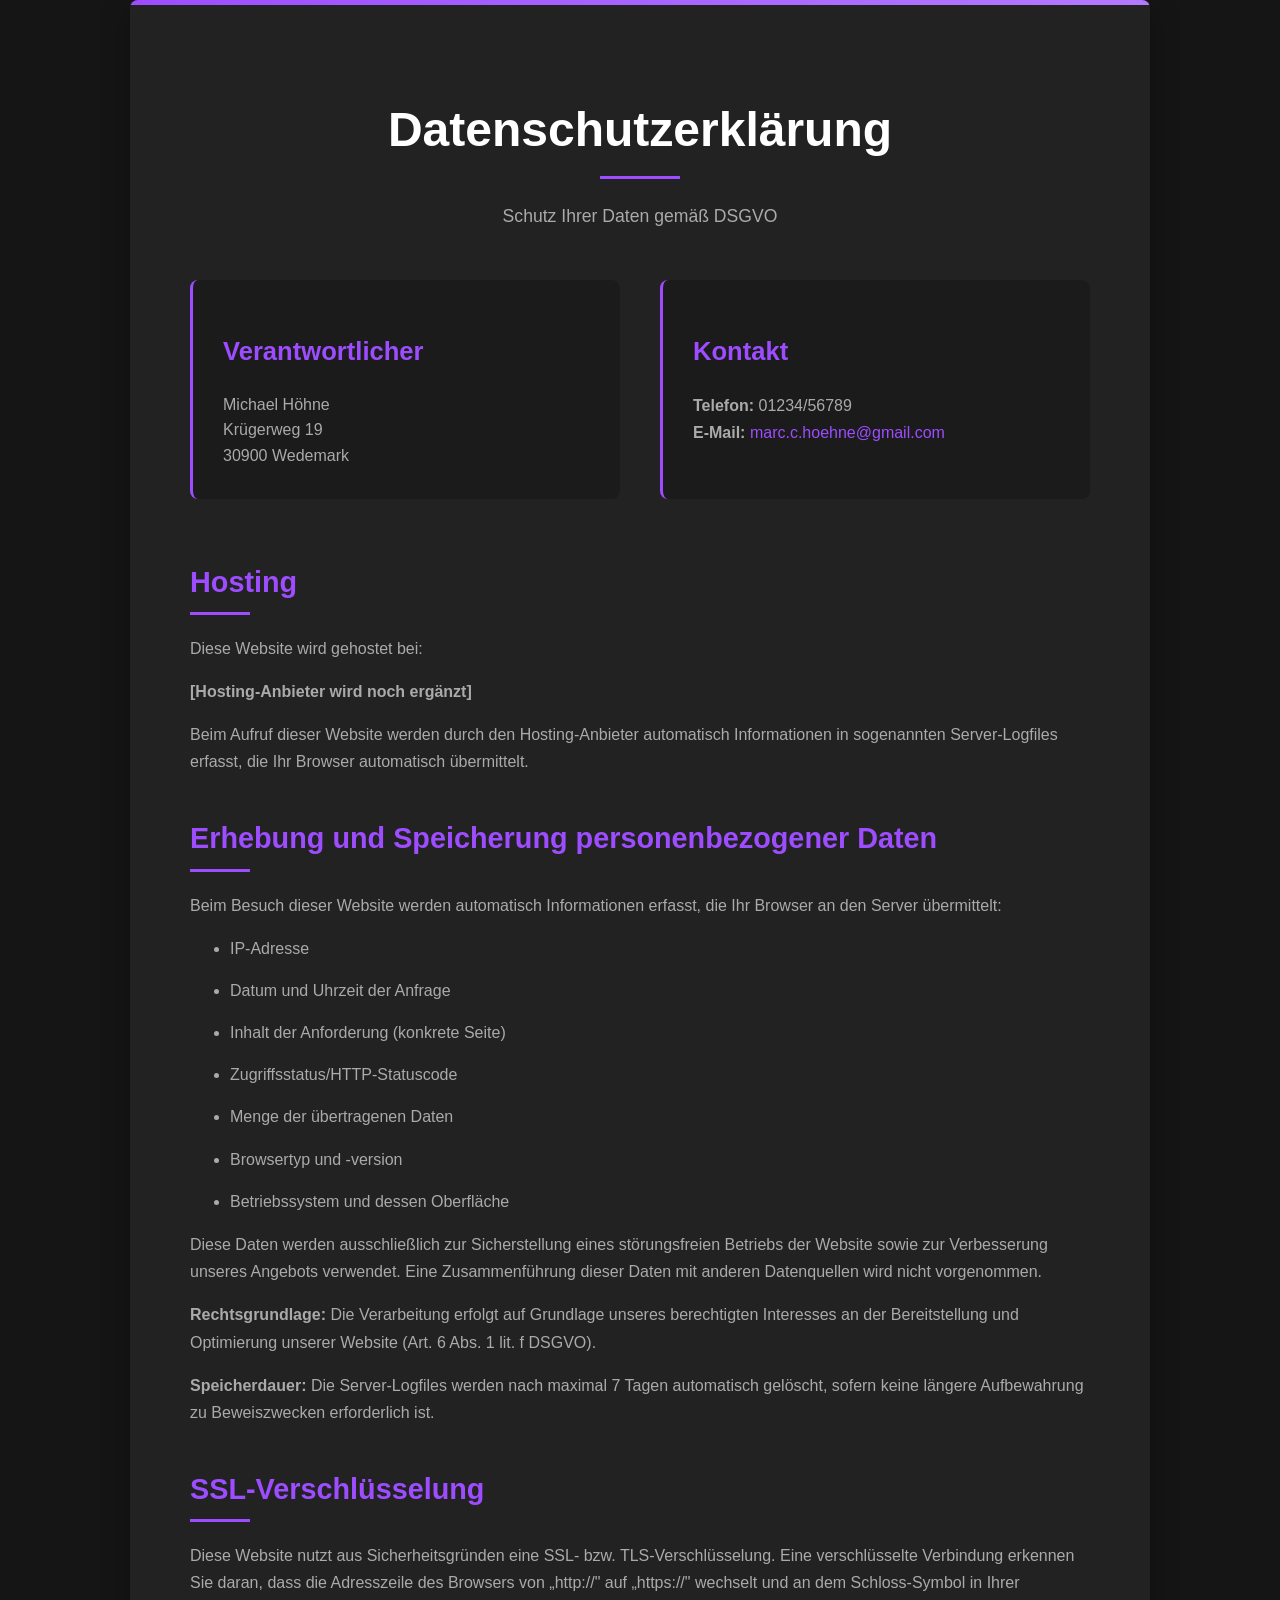
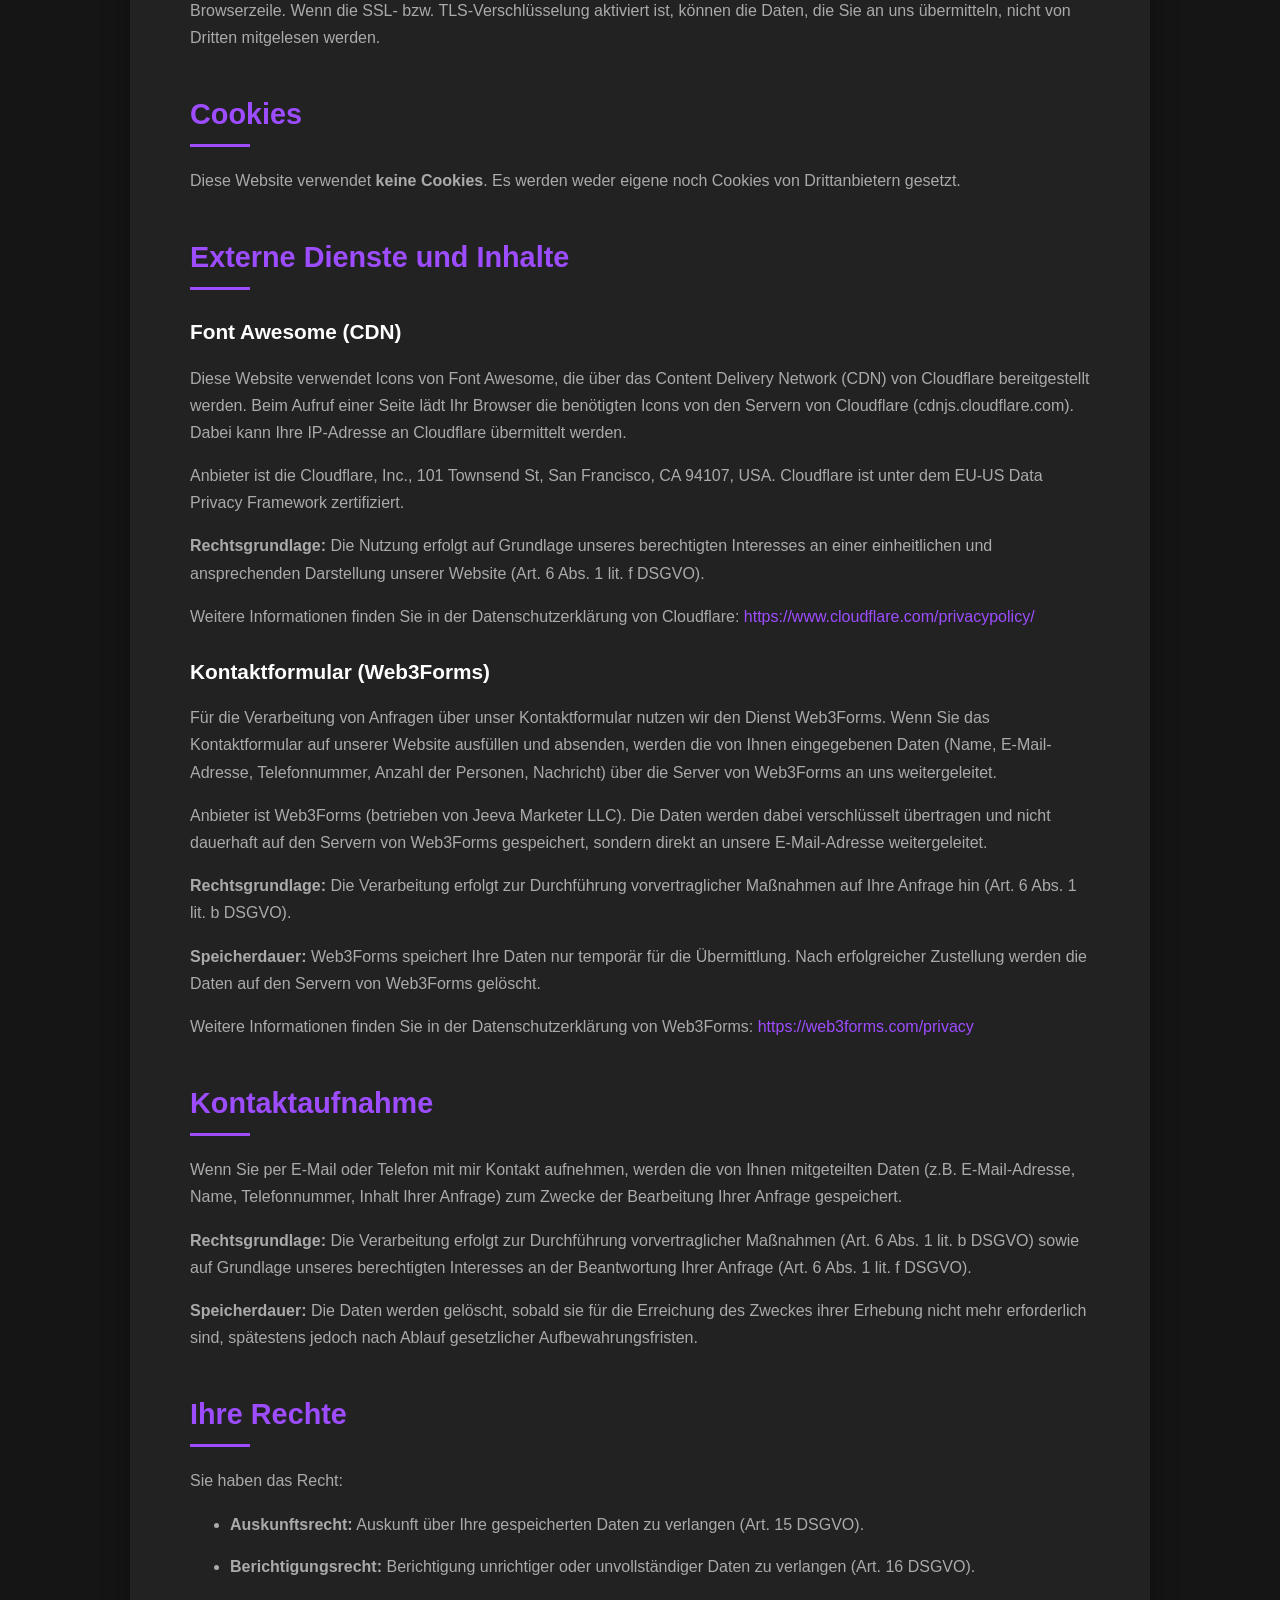
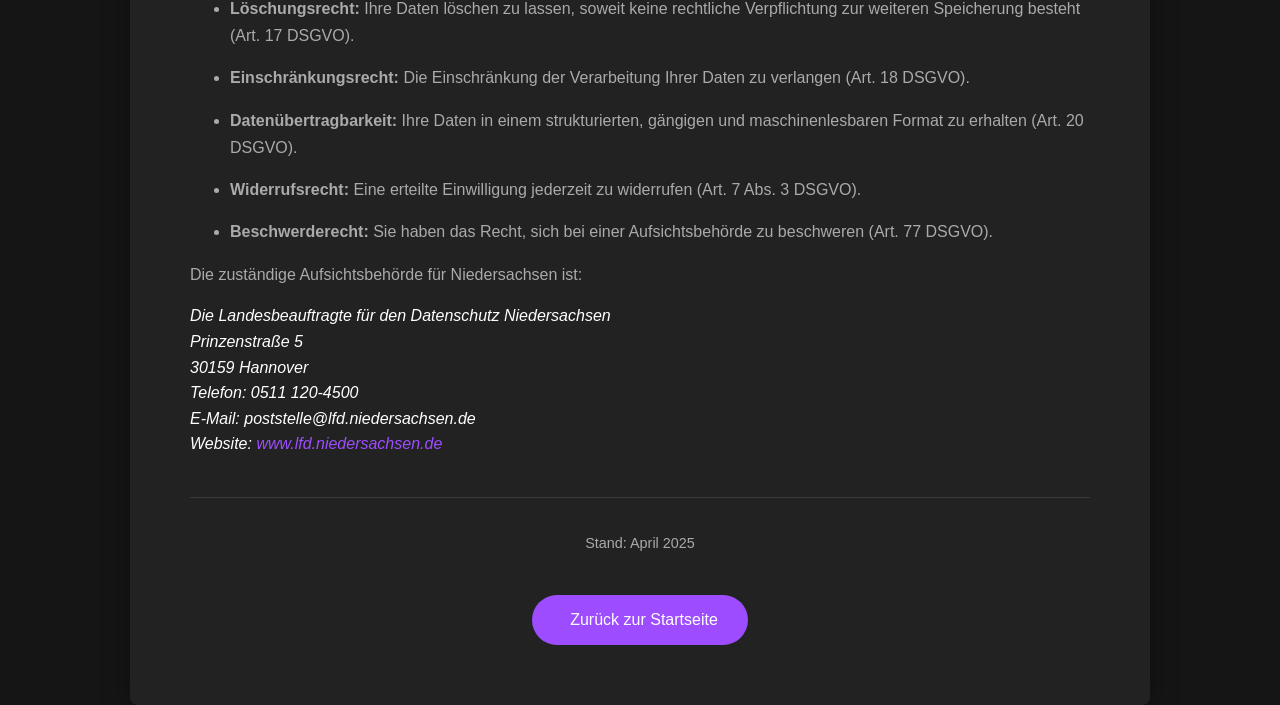
<file: datenschutzerklärung.html>
<!DOCTYPE html>
<html lang="de">
<head>
    <meta charset="UTF-8">
    <meta name="viewport" content="width=device-width, initial-scale=1.0">
    <title>Datenschutzerklärung</title>
    <link rel="stylesheet" href="impressumStyles.css">
</head>
<body>
    <div class="impressum-container">
        <div class="impressum-accent-line"></div>
        <div class="impressum-header">
            <h1 class="impressum-title">Datenschutzerklärung</h1>
            <p class="impressum-subtitle">Schutz Ihrer Daten gemäß DSGVO</p>
        </div>

        <div class="legal-grid">
            <div class="legal-card">
                <div class="legal-card-header">
                    <h2 class="legal-card-title">Verantwortlicher</h2>
                </div>
                <div class="legal-card-content">
                    <address>
                        Michael Höhne<br>
                        Krügerweg 19<br>
                        30900 Wedemark
                    </address>
                </div>
            </div>

            <div class="legal-card">
                <div class="legal-card-header">
                    <h2 class="legal-card-title">Kontakt</h2>
                </div>
                <div class="legal-card-content">
                    <p>
                        <strong>Telefon:</strong> 01234/56789<br>
                        <strong>E-Mail:</strong> <a href="mailto:marc.c.hoehne@gmail.com">marc.c.hoehne@gmail.com</a>
                    </p>
                </div>
            </div>
        </div>

        <div class="legal-section">
            <h2>Hosting</h2>
            <p>Diese Website wird gehostet bei:</p>
            <p><strong>[Hosting-Anbieter wird noch ergänzt]</strong></p>
            <p>Beim Aufruf dieser Website werden durch den Hosting-Anbieter automatisch Informationen in sogenannten Server-Logfiles erfasst, die Ihr Browser automatisch übermittelt.</p>
        </div>

        <div class="legal-section">
            <h2>Erhebung und Speicherung personenbezogener Daten</h2>
            <p>Beim Besuch dieser Website werden automatisch Informationen erfasst, die Ihr Browser an den Server übermittelt:</p>
            <ul>
                <li>IP-Adresse</li>
                <li>Datum und Uhrzeit der Anfrage</li>
                <li>Inhalt der Anforderung (konkrete Seite)</li>
                <li>Zugriffsstatus/HTTP-Statuscode</li>
                <li>Menge der übertragenen Daten</li>
                <li>Browsertyp und -version</li>
                <li>Betriebssystem und dessen Oberfläche</li>
            </ul>
            <p>Diese Daten werden ausschließlich zur Sicherstellung eines störungsfreien Betriebs der Website sowie zur Verbesserung unseres Angebots verwendet. Eine Zusammenführung dieser Daten mit anderen Datenquellen wird nicht vorgenommen.</p>
            <p><strong>Rechtsgrundlage:</strong> Die Verarbeitung erfolgt auf Grundlage unseres berechtigten Interesses an der Bereitstellung und Optimierung unserer Website (Art. 6 Abs. 1 lit. f DSGVO).</p>
            <p><strong>Speicherdauer:</strong> Die Server-Logfiles werden nach maximal 7 Tagen automatisch gelöscht, sofern keine längere Aufbewahrung zu Beweiszwecken erforderlich ist.</p>
        </div>

        <div class="legal-section">
            <h2>SSL-Verschlüsselung</h2>
            <p>Diese Website nutzt aus Sicherheitsgründen eine SSL- bzw. TLS-Verschlüsselung. Eine verschlüsselte Verbindung erkennen Sie daran, dass die Adresszeile des Browsers von „http://" auf „https://" wechselt und an dem Schloss-Symbol in Ihrer Browserzeile. Wenn die SSL- bzw. TLS-Verschlüsselung aktiviert ist, können die Daten, die Sie an uns übermitteln, nicht von Dritten mitgelesen werden.</p>
        </div>

        <div class="legal-section">
            <h2>Cookies</h2>
            <p>Diese Website verwendet <strong>keine Cookies</strong>. Es werden weder eigene noch Cookies von Drittanbietern gesetzt.</p>
        </div>

        <div class="legal-section">
            <h2>Externe Dienste und Inhalte</h2>
            <h3>Font Awesome (CDN)</h3>
            <p>Diese Website verwendet Icons von Font Awesome, die über das Content Delivery Network (CDN) von Cloudflare bereitgestellt werden. Beim Aufruf einer Seite lädt Ihr Browser die benötigten Icons von den Servern von Cloudflare (cdnjs.cloudflare.com). Dabei kann Ihre IP-Adresse an Cloudflare übermittelt werden.</p>
            <p>Anbieter ist die Cloudflare, Inc., 101 Townsend St, San Francisco, CA 94107, USA. Cloudflare ist unter dem EU-US Data Privacy Framework zertifiziert.</p>
            <p><strong>Rechtsgrundlage:</strong> Die Nutzung erfolgt auf Grundlage unseres berechtigten Interesses an einer einheitlichen und ansprechenden Darstellung unserer Website (Art. 6 Abs. 1 lit. f DSGVO).</p>
            <p>Weitere Informationen finden Sie in der Datenschutzerklärung von Cloudflare: <a href="https://www.cloudflare.com/privacypolicy/" target="_blank" rel="noopener noreferrer">https://www.cloudflare.com/privacypolicy/</a></p>

            <h3>Kontaktformular (Web3Forms)</h3>
            <p>Für die Verarbeitung von Anfragen über unser Kontaktformular nutzen wir den Dienst Web3Forms. Wenn Sie das Kontaktformular auf unserer Website ausfüllen und absenden, werden die von Ihnen eingegebenen Daten (Name, E-Mail-Adresse, Telefonnummer, Anzahl der Personen, Nachricht) über die Server von Web3Forms an uns weitergeleitet.</p>
            <p>Anbieter ist Web3Forms (betrieben von Jeeva Marketer LLC). Die Daten werden dabei verschlüsselt übertragen und nicht dauerhaft auf den Servern von Web3Forms gespeichert, sondern direkt an unsere E-Mail-Adresse weitergeleitet.</p>
            <p><strong>Rechtsgrundlage:</strong> Die Verarbeitung erfolgt zur Durchführung vorvertraglicher Maßnahmen auf Ihre Anfrage hin (Art. 6 Abs. 1 lit. b DSGVO).</p>
            <p><strong>Speicherdauer:</strong> Web3Forms speichert Ihre Daten nur temporär für die Übermittlung. Nach erfolgreicher Zustellung werden die Daten auf den Servern von Web3Forms gelöscht.</p>
            <p>Weitere Informationen finden Sie in der Datenschutzerklärung von Web3Forms: <a href="https://web3forms.com/privacy" target="_blank" rel="noopener noreferrer">https://web3forms.com/privacy</a></p>
        </div>

        <div class="legal-section">
            <h2>Kontaktaufnahme</h2>
            <p>Wenn Sie per E-Mail oder Telefon mit mir Kontakt aufnehmen, werden die von Ihnen mitgeteilten Daten (z.B. E-Mail-Adresse, Name, Telefonnummer, Inhalt Ihrer Anfrage) zum Zwecke der Bearbeitung Ihrer Anfrage gespeichert.</p>
            <p><strong>Rechtsgrundlage:</strong> Die Verarbeitung erfolgt zur Durchführung vorvertraglicher Maßnahmen (Art. 6 Abs. 1 lit. b DSGVO) sowie auf Grundlage unseres berechtigten Interesses an der Beantwortung Ihrer Anfrage (Art. 6 Abs. 1 lit. f DSGVO).</p>
            <p><strong>Speicherdauer:</strong> Die Daten werden gelöscht, sobald sie für die Erreichung des Zweckes ihrer Erhebung nicht mehr erforderlich sind, spätestens jedoch nach Ablauf gesetzlicher Aufbewahrungsfristen.</p>
        </div>

        <div class="legal-section">
            <h2>Ihre Rechte</h2>
            <p>Sie haben das Recht:</p>
            <ul>
                <li><strong>Auskunftsrecht:</strong> Auskunft über Ihre gespeicherten Daten zu verlangen (Art. 15 DSGVO).</li>
                <li><strong>Berichtigungsrecht:</strong> Berichtigung unrichtiger oder unvollständiger Daten zu verlangen (Art. 16 DSGVO).</li>
                <li><strong>Löschungsrecht:</strong> Ihre Daten löschen zu lassen, soweit keine rechtliche Verpflichtung zur weiteren Speicherung besteht (Art. 17 DSGVO).</li>
                <li><strong>Einschränkungsrecht:</strong> Die Einschränkung der Verarbeitung Ihrer Daten zu verlangen (Art. 18 DSGVO).</li>
                <li><strong>Datenübertragbarkeit:</strong> Ihre Daten in einem strukturierten, gängigen und maschinenlesbaren Format zu erhalten (Art. 20 DSGVO).</li>
                <li><strong>Widerrufsrecht:</strong> Eine erteilte Einwilligung jederzeit zu widerrufen (Art. 7 Abs. 3 DSGVO).</li>
                <li><strong>Beschwerderecht:</strong> Sie haben das Recht, sich bei einer Aufsichtsbehörde zu beschweren (Art. 77 DSGVO).</li>
            </ul>
            <p>Die zuständige Aufsichtsbehörde für Niedersachsen ist:</p>
            <address>
                Die Landesbeauftragte für den Datenschutz Niedersachsen<br>
                Prinzenstraße 5<br>
                30159 Hannover<br>
                Telefon: 0511 120-4500<br>
                E-Mail: poststelle@lfd.niedersachsen.de<br>
                Website: <a href="https://www.lfd.niedersachsen.de" target="_blank" rel="noopener noreferrer">www.lfd.niedersachsen.de</a>
            </address>
        </div>

        <div class="disclaimer">
            <p>Stand: April 2025</p>
        </div>

        <div class="back-button-container">
            <a href="index.html" class="back-button">
                <i class="fas fa-arrow-left"></i> Zurück zur Startseite
            </a>
        </div>
    </div>
</body>
</html>
</file>
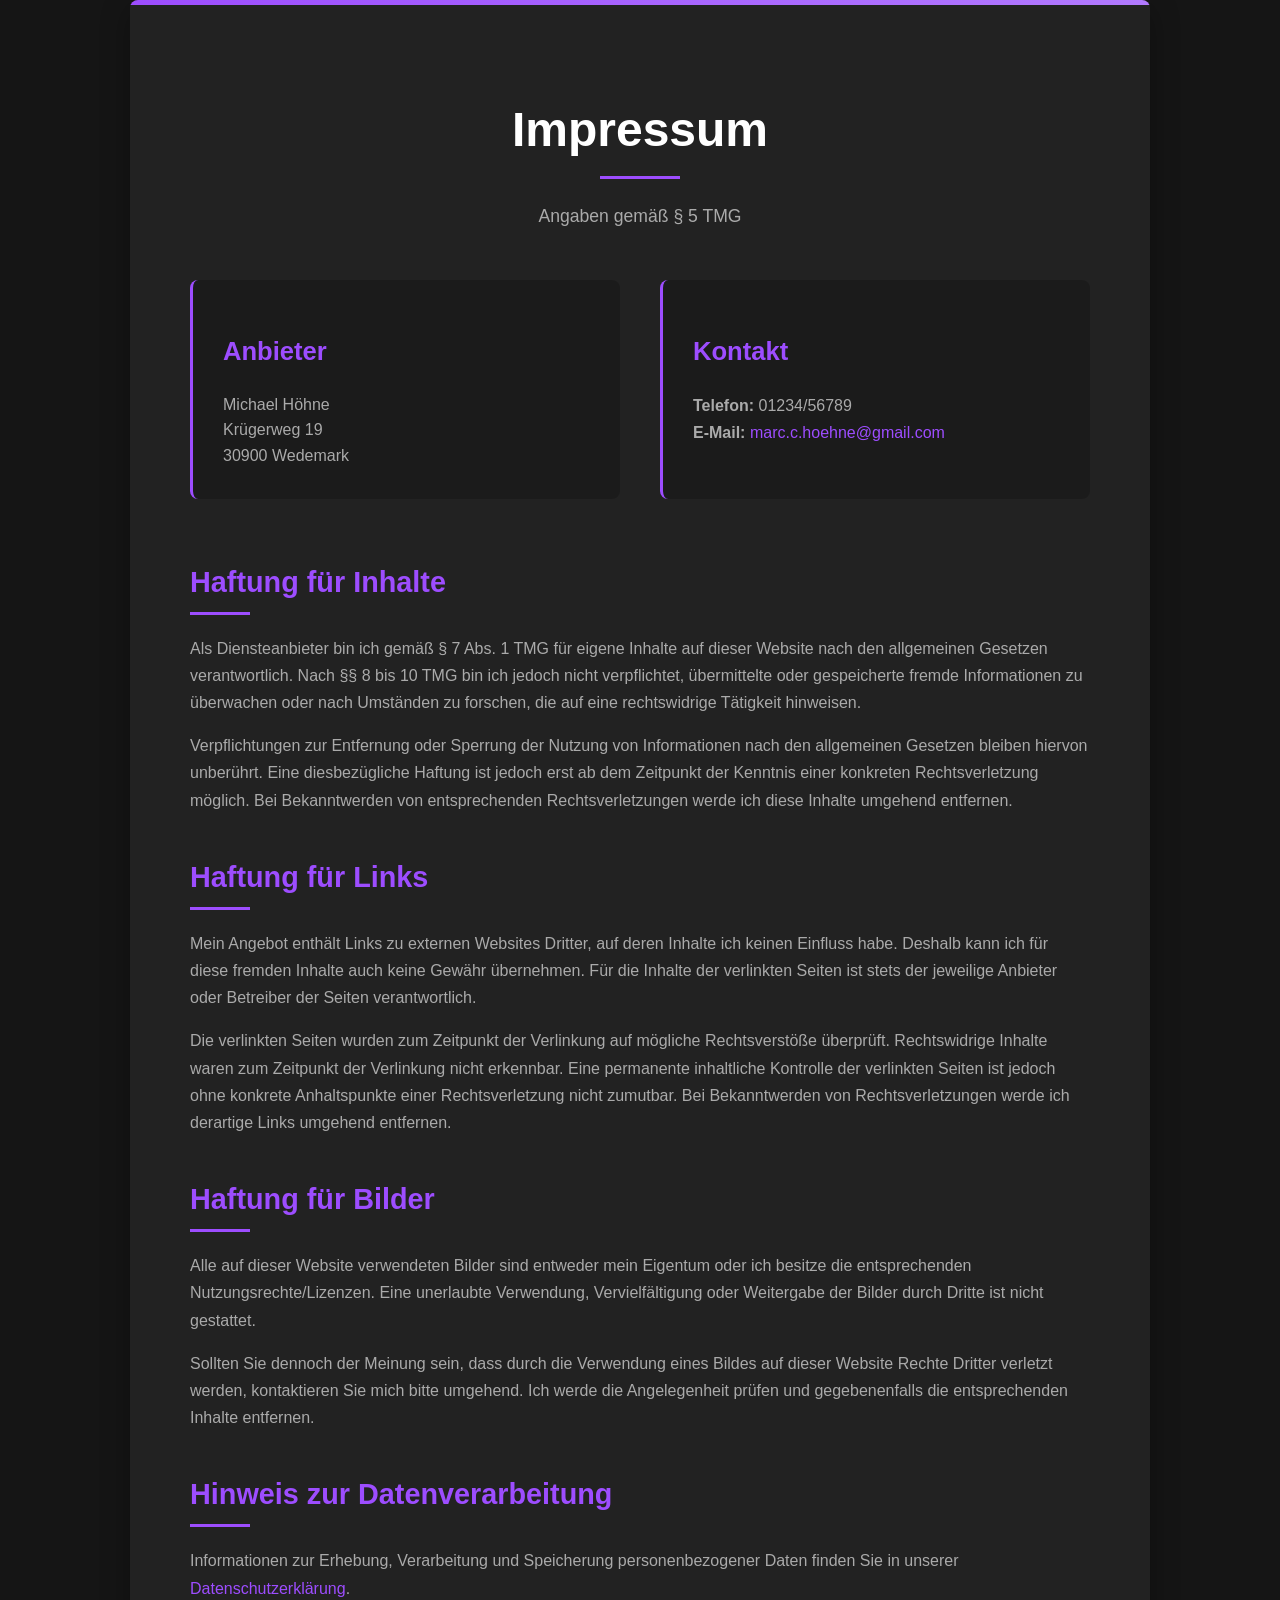
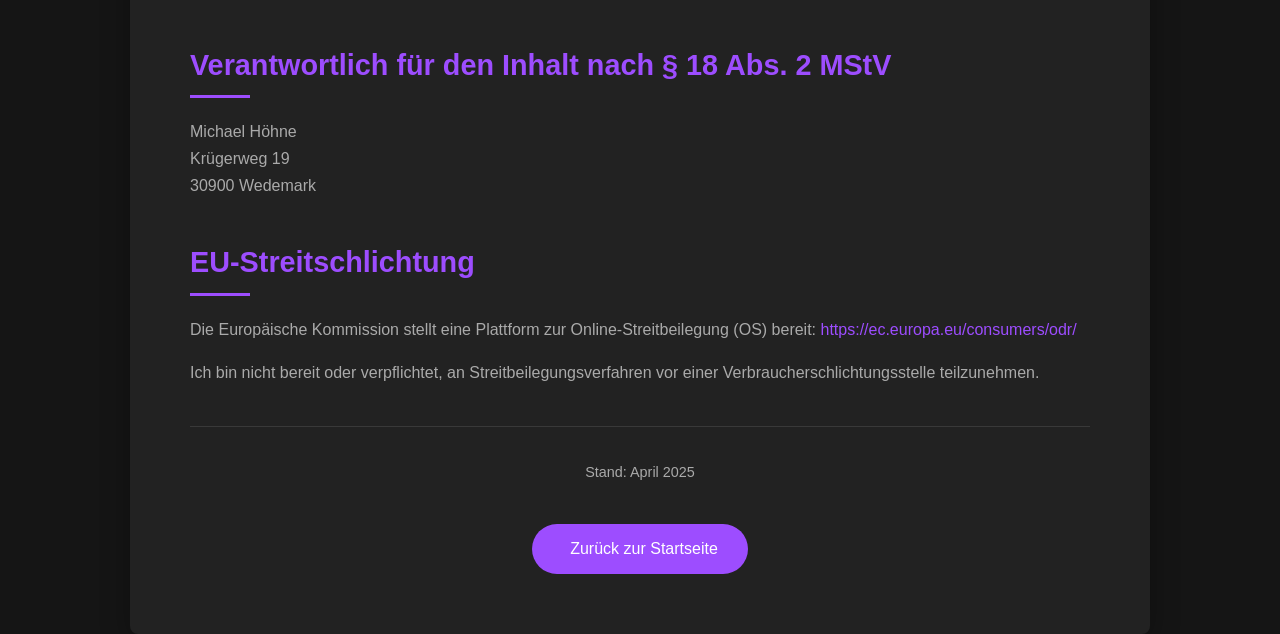
<file: impressum.html>
<!DOCTYPE html>
<html lang="de">
<head>
    <meta charset="UTF-8">
    <meta name="viewport" content="width=device-width, initial-scale=1.0">
    <title>Impressum</title>
    <link rel="stylesheet" href="impressumStyles.css"> 
</head>
<body>
    
        <div class="impressum-container">
            <div class="impressum-accent-line"></div>
            <div class="impressum-header">
                <h1 class="impressum-title">Impressum</h1>
                <p class="impressum-subtitle">Angaben gemäß § 5 TMG</p>
            </div>

            <div class="legal-grid">
                <div class="legal-card">
                    <div class="legal-card-header">
                        <h2 class="legal-card-title">Anbieter</h2>
                    </div>
                    <div class="legal-card-content">
                        <address>
                            Michael Höhne<br>
                            Krügerweg 19<br>
                            30900 Wedemark
                        </address>
                    </div>
                </div>

                <div class="legal-card">
                    <div class="legal-card-header">
                        <h2 class="legal-card-title">Kontakt</h2>
                    </div>
                    <div class="legal-card-content">
                        <p>
                            <strong>Telefon:</strong> 01234/56789<br>
                            <strong>E-Mail:</strong> <a href="mailto:marc.c.hoehne@gmail.com">marc.c.hoehne@gmail.com</a>
                        </p>
                    </div>
                </div>
            </div>

            <div class="legal-section">
                <h2>Haftung für Inhalte</h2>
                <p>Als Diensteanbieter bin ich gemäß § 7 Abs. 1 TMG für eigene Inhalte auf dieser Website nach den allgemeinen Gesetzen verantwortlich. Nach §§ 8 bis 10 TMG bin ich jedoch nicht verpflichtet, übermittelte oder gespeicherte fremde Informationen zu überwachen oder nach Umständen zu forschen, die auf eine rechtswidrige Tätigkeit hinweisen.</p>
                <p>Verpflichtungen zur Entfernung oder Sperrung der Nutzung von Informationen nach den allgemeinen Gesetzen bleiben hiervon unberührt. Eine diesbezügliche Haftung ist jedoch erst ab dem Zeitpunkt der Kenntnis einer konkreten Rechtsverletzung möglich. Bei Bekanntwerden von entsprechenden Rechtsverletzungen werde ich diese Inhalte umgehend entfernen.</p>
            </div>

            <div class="legal-section">
                <h2>Haftung für Links</h2>
                <p>Mein Angebot enthält Links zu externen Websites Dritter, auf deren Inhalte ich keinen Einfluss habe. Deshalb kann ich für diese fremden Inhalte auch keine Gewähr übernehmen. Für die Inhalte der verlinkten Seiten ist stets der jeweilige Anbieter oder Betreiber der Seiten verantwortlich.</p>
                <p>Die verlinkten Seiten wurden zum Zeitpunkt der Verlinkung auf mögliche Rechtsverstöße überprüft. Rechtswidrige Inhalte waren zum Zeitpunkt der Verlinkung nicht erkennbar. Eine permanente inhaltliche Kontrolle der verlinkten Seiten ist jedoch ohne konkrete Anhaltspunkte einer Rechtsverletzung nicht zumutbar. Bei Bekanntwerden von Rechtsverletzungen werde ich derartige Links umgehend entfernen.</p>
            </div>

            <div class="legal-section">
                <h2>Haftung für Bilder</h2>
                <p>Alle auf dieser Website verwendeten Bilder sind entweder mein Eigentum oder ich besitze die entsprechenden Nutzungsrechte/Lizenzen. Eine unerlaubte Verwendung, Vervielfältigung oder Weitergabe der Bilder durch Dritte ist nicht gestattet.</p>
                <p>Sollten Sie dennoch der Meinung sein, dass durch die Verwendung eines Bildes auf dieser Website Rechte Dritter verletzt werden, kontaktieren Sie mich bitte umgehend. Ich werde die Angelegenheit prüfen und gegebenenfalls die entsprechenden Inhalte entfernen.</p>
            </div>

            <div class="legal-section">
                <h2>Hinweis zur Datenverarbeitung</h2>
                <p>Informationen zur Erhebung, Verarbeitung und Speicherung personenbezogener Daten finden Sie in unserer <a href="datenschutzerklärung.html">Datenschutzerklärung</a>.</p>
            </div>

            <div class="legal-section">
                <h2>Verantwortlich für den Inhalt nach § 18 Abs. 2 MStV</h2>
                <p>
                    Michael Höhne<br>
                    Krügerweg 19<br>
                    30900 Wedemark
                </p>
            </div>

            <div class="legal-section">
                <h2>EU-Streitschlichtung</h2>
                <p>Die Europäische Kommission stellt eine Plattform zur Online-Streitbeilegung (OS) bereit: <a href="https://ec.europa.eu/consumers/odr/" target="_blank" rel="noopener noreferrer">https://ec.europa.eu/consumers/odr/</a></p>
                <p>Ich bin nicht bereit oder verpflichtet, an Streitbeilegungsverfahren vor einer Verbraucherschlichtungsstelle teilzunehmen.</p>
            </div>

            <div class="disclaimer">
                <p>Stand: April 2025</p>
            </div>

            <div class="back-button-container">
                <a href="index.html" class="back-button">
                    <i class="fas fa-arrow-left"></i> Zurück zur Startseite
                </a>
            </div>
        </div>
</body>
</html>
</file>
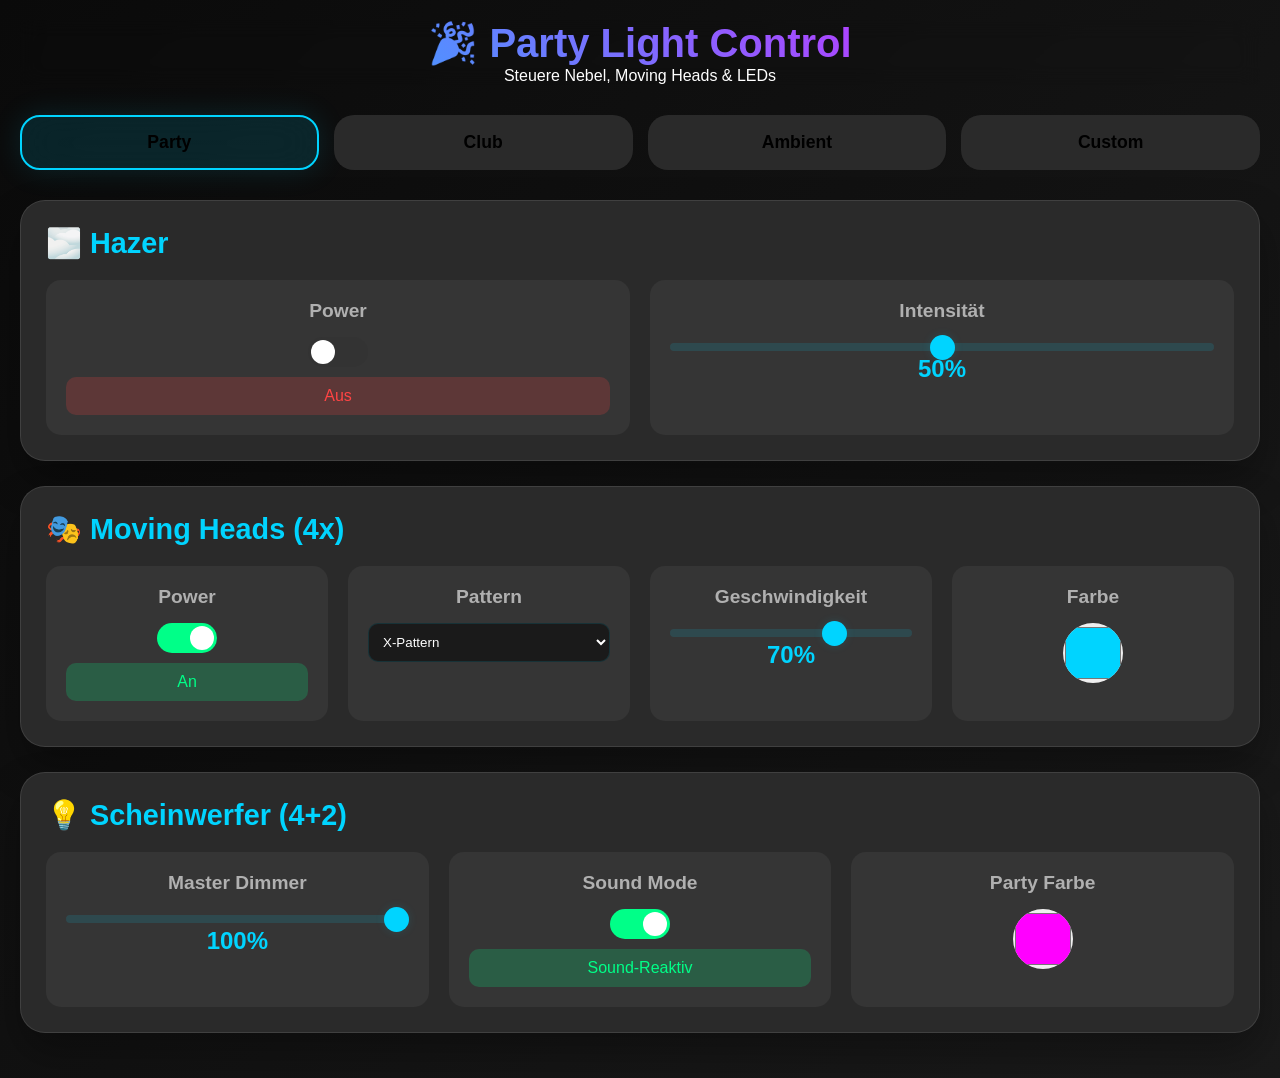
<file: light_control.html>
<!DOCTYPE html>
<html lang="de">
<head>
    <meta charset="UTF-8">
    <meta name="viewport" content="width=device-width, initial-scale=1.0">
    <title>Party Light Control</title>
    <style>
        :root {
            --bg-primary: #0a0a0a;
            --bg-secondary: #1a1a1a;
            --card-bg: #2a2a2a;
            --accent: #00d4ff;
            --accent-glow: #00d4ff20;
            --text-primary: #ffffff;
            --text-secondary: #b0b0b0;
            --success: #00ff88;
            --warning: #ffaa00;
            --danger: #ff4444;
        }
        * { margin: 0; padding: 0; box-sizing: border-box; }
        body {
            font-family: -apple-system, BlinkMacSystemFont, 'Segoe UI', sans-serif;
            background: linear-gradient(135deg, var(--bg-primary) 0%, var(--bg-secondary) 100%);
            color: var(--text-primary);
            min-height: 100vh;
            padding: 20px;
            overflow-x: hidden;
        }
        .header {
            text-align: center; margin-bottom: 30px;
            backdrop-filter: blur(10px);
        }
        .header h1 { font-size: 2.5rem; background: linear-gradient(45deg, var(--accent), #ff00ff); -webkit-background-clip: text; -webkit-text-fill-color: transparent; }
        .modes {
            display: grid; grid-template-columns: repeat(auto-fit, minmax(150px, 1fr)); gap: 15px; margin-bottom: 30px;
        }
        .mode-btn {
            padding: 15px; border-radius: 20px; background: var(--card-bg); border: 2px solid transparent;
            font-size: 1.1rem; font-weight: 600; cursor: pointer; transition: all 0.3s ease;
            backdrop-filter: blur(20px);
        }
        .mode-btn.active, .mode-btn:hover { border-color: var(--accent); background: var(--accent-glow); box-shadow: 0 0 30px var(--accent-glow); }
        .section {
            background: var(--card-bg); border-radius: 25px; padding: 25px; margin-bottom: 25px;
            box-shadow: 0 20px 40px rgba(0,0,0,0.3); backdrop-filter: blur(20px); border: 1px solid rgba(255,255,255,0.1);
        }
        .section h2 { font-size: 1.8rem; margin-bottom: 20px; color: var(--accent); display: flex; align-items: center; gap: 10px; }
        .controls { display: grid; grid-template-columns: repeat(auto-fit, minmax(200px, 1fr)); gap: 20px; }
        .control-item {
            background: rgba(255,255,255,0.05); border-radius: 15px; padding: 20px; text-align: center;
        }
        .control-item h3 { font-size: 1.2rem; margin-bottom: 15px; color: var(--text-secondary); }
        .toggle { width: 60px; height: 30px; background: #333; border-radius: 30px; position: relative; cursor: pointer; transition: 0.3s; margin: 0 auto 10px; }
        .toggle.active { background: var(--success); }
        .toggle::after { content: ''; position: absolute; top: 3px; left: 3px; width: 24px; height: 24px; background: white; border-radius: 50%; transition: 0.3s; }
        .toggle.active::after { transform: translateX(30px); }
        input[type="range"] {
            width: 100%; height: 8px; background: var(--accent-glow); border-radius: 10px; outline: none; -webkit-appearance: none;
        }
        input[type="range"]::-webkit-slider-thumb { -webkit-appearance: none; width: 25px; height: 25px; background: var(--accent); border-radius: 50%; cursor: pointer; box-shadow: 0 0 10px var(--accent-glow); }
        input[type="range"]::-moz-range-thumb { width: 25px; height: 25px; background: var(--accent); border-radius: 50%; cursor: pointer; }
        .value { font-size: 1.5rem; font-weight: bold; color: var(--accent); }
        .status { padding: 10px; border-radius: 10px; margin-top: 10px; font-weight: 500; }
        .status.on { background: rgba(0,255,136,0.2); color: var(--success); }
        .status.off { background: rgba(255,68,68,0.2); color: var(--danger); }
        @media (max-width: 768px) { .controls { grid-template-columns: 1fr; } .header h1 { font-size: 2rem; } }
    </style>
</head>
<body>
    <div class="header">
        <h1>🎉 Party Light Control</h1>
        <p>Steuere Nebel, Moving Heads & LEDs</p>
    </div>

    <div class="modes">
        <button class="mode-btn active" data-mode="party">Party</button>
        <button class="mode-btn" data-mode="club">Club</button>
        <button class="mode-btn" data-mode="ambient">Ambient</button>
        <button class="mode-btn" data-mode="custom">Custom</button>
    </div>

    <!-- Hazer / Nebelmaschine -->
    <div class="section">
        <h2>🌫️ Hazer</h2>
        <div class="controls">
            <div class="control-item">
                <h3>Power</h3>
                <div class="toggle" data-target="hazerPower"></div>
                <div class="status off" id="hazerStatus">Aus</div>
            </div>
            <div class="control-item">
                <h3>Intensität</h3>
                <input type="range" min="0" max="100" value="50" id="hazerIntensity">
                <div class="value" id="hazerValue">50%</div>
            </div>
        </div>
    </div>

    <!-- Moving Heads -->
    <div class="section">
        <h2>🎭 Moving Heads (4x)</h2>
        <div class="controls">
            <div class="control-item">
                <h3>Power</h3>
                <div class="toggle active" data-target="mhPower"></div>
                <div class="status on" id="mhStatus">An</div>
            </div>
            <div class="control-item">
                <h3>Pattern</h3>
                <select style="width:100%; padding:10px; border-radius:10px; background:var(--bg-secondary); color:var(--text-primary); border:1px solid var(--accent-glow);">
                    <option>X-Pattern</option>
                    <option>Wave</option>
                    <option>Bar</option>
                    <option>SideSpam</option>
                </select>
            </div>
            <div class="control-item">
                <h3>Geschwindigkeit</h3>
                <input type="range" min="0" max="100" value="70" id="mhSpeed">
                <div class="value" id="mhSpeedValue">70%</div>
            </div>
            <div class="control-item">
                <h3>Farbe</h3>
                <input type="color" value="#00d4ff" style="width:60px; height:60px; border-radius:50%; border:none; cursor:pointer;">
            </div>
        </div>
    </div>

    <!-- LEDs -->
    <div class="section">
        <h2>💡 Scheinwerfer (4+2)</h2>
        <div class="controls">
            <div class="control-item">
                <h3>Master Dimmer</h3>
                <input type="range" min="0" max="255" value="255" id="ledDimmer">
                <div class="value" id="ledValue">100%</div>
            </div>
            <div class="control-item">
                <h3>Sound Mode</h3>
                <div class="toggle active" data-target="soundMode"></div>
                <div class="status on" id="soundStatus">Sound-Reaktiv</div>
            </div>
            <div class="control-item">
                <h3>Party Farbe</h3>
                <input type="color" value="#ff00ff" style="width:60px; height:60px; border-radius:50%; border:none; cursor:pointer;">
            </div>
        </div>
    </div>

    <script>
        // Demo-Interaktionen (ersetze durch WebSocket-Fetches zu ESP32)
        document.querySelectorAll('.toggle').forEach(tog => {
            tog.addEventListener('click', () => {
                tog.classList.toggle('active');
                const status = tog.parentElement.querySelector('.status');
                status.textContent = tog.classList.contains('active') ? 'An' : 'Aus';
                status.className = `status ${tog.classList.contains('active') ? 'on' : 'off'}`;
                // fetch(`/control?${tog.dataset.target}=${tog.classList.contains('active') ? 'on' : 'off'}`);
            });
        });

        document.querySelectorAll('input[type="range"]').forEach(slider => {
            const valEl = slider.parentElement.querySelector('.value');
            slider.addEventListener('input', () => {
                valEl.textContent = Math.round(slider.value / 255 * 100) + '%';
                // fetch(`/slider?id=${slider.id}&value=${slider.value}`);
            });
        });

        document.querySelectorAll('.mode-btn').forEach(btn => {
            btn.addEventListener('click', () => {
                document.querySelectorAll('.mode-btn').forEach(b => b.classList.remove('active'));
                btn.classList.add('active');
                // Lade Preset: fetch(`/mode?${btn.dataset.mode}`);
            });
        });

        // PWA-Install (optional)
        let deferredPrompt;
        window.addEventListener('beforeinstallprompt', (e) => { deferredPrompt = e; });
    </script>
</body>
</html>
</file>
<file: impressumStyles.css>
:root {
    --primary-color: #151515;
    --secondary-color: #222222;
    --accent-color: #9d4dff;
    --accent-color-light: #b27aff;
    --text-color: #ffffff;
    --text-color-muted: #aaaaaa;
    --gradient-dark: linear-gradient(135deg, rgba(15,15,15,0.97) 0%, rgba(30,30,30,0.97) 100%);
    --box-shadow: 0 8px 30px rgba(0, 0, 0, 0.3);
    --transition-slow: all 0.4s ease;
    --transition-fast: all 0.2s ease;
    --border-radius: 8px;
}

body {
    font-family: 'Inter', sans-serif;
    margin: 0;
    padding: 0;
    background-color: var(--primary-color);
    color: var(--text-color);
    line-height: 1.6;
}

.impressum-section {
    background: var(--gradient-dark);
    padding: 120px 0 80px;
    min-height: 100vh;
}

.impressum-container {
    max-width: 900px;
    margin: 0 auto;
    padding: 60px;
    background: var(--secondary-color);
    border-radius: var(--border-radius);
    box-shadow: var(--box-shadow);
    position: relative;
    overflow: hidden;
}

.impressum-accent-line {
    position: absolute;
    top: 0;
    left: 0;
    width: 100%;
    height: 5px;
    background: linear-gradient(90deg, var(--accent-color) 0%, var(--accent-color-light) 100%);
}

.impressum-header {
    margin-bottom: 50px;
    text-align: center;
}

.impressum-title {
    font-size: 3rem;
    font-weight: 800;
    color: var(--text-color);
    margin-bottom: 15px;
    position: relative;
    display: inline-block;
}

.impressum-title::after {
    content: '';
    position: absolute;
    bottom: -10px;
    left: 50%;
    transform: translateX(-50%);
    width: 80px;
    height: 3px;
    background: var(--accent-color);
}

.impressum-subtitle {
    font-size: 1.1rem;
    color: var(--text-color-muted);
    font-weight: 400;
}

.legal-grid {
    display: grid;
    grid-template-columns: repeat(auto-fit, minmax(350px, 1fr));
    gap: 40px;
    margin-bottom: 60px;
}

.legal-card {
    background: rgba(0, 0, 0, 0.2);
    border-radius: var(--border-radius);
    padding: 30px;
    position: relative;
    overflow: hidden;
    transition: var(--transition-slow);
    border-left: 3px solid var(--accent-color);
}

.legal-card:hover {
    transform: translateY(-5px);
    box-shadow: var(--box-shadow);
}

.legal-card-header {
    margin-bottom: 20px;
    position: relative;
}

.legal-card-title {
    font-size: 1.6rem;
    font-weight: 600;
    color: var(--accent-color);
    margin-bottom: 5px;
}

.legal-card-content p {
    color: var(--text-color-muted);
    line-height: 1.7;
    margin-bottom: 15px;
}

.legal-card-content ul {
    padding-left: 20px;
    margin-top: 10px;
    color: var(--text-color-muted);
}

.legal-card-content ul li {
    margin-bottom: 10px;
}

.legal-card-content address {
    font-style: normal;
    color: var(--text-color-muted);
}
.legal-card-content a:link,
.legal-card-content a:visited,
.legal-card-content a:active,
.legal-section a:link,
.legal-section a:visited,
.legal-section a:active {
    text-decoration: none; /* Entfernt die Unterstreichung in allen Zuständen */
    color: var(--accent-color); /* Beibehaltung der Farbe */
    transition: var(--transition-fast);
}

.legal-section a:hover {
    color: var(--accent-color-light); 
    text-decoration: none;
    transform: scale(1.7); 
    transition: transform 0.2s ease, color 0.2s ease; 
}

.legal-section {
    margin-bottom: 40px;
}

.legal-section h2 {
    font-size: 1.8rem;
    font-weight: 600;
    color: var(--accent-color);
    margin-bottom: 20px;
    position: relative;
    padding-bottom: 10px;
}

.legal-section h2::after {
    content: '';
    position: absolute;
    bottom: 0;
    left: 0;
    width: 60px;
    height: 3px;
    background: var(--accent-color);
}

.legal-section h3 {
    font-size: 1.3rem;
    font-weight: 600;
    color: var(--text-color);
    margin: 25px 0 15px;
}

.legal-section li,
.legal-section p {
    color: var(--text-color-muted);
    line-height: 1.7;
    margin-bottom: 15px;
}

.disclaimer {
    margin-top: 40px;
    padding-top: 20px;
    border-top: 1px solid rgba(255, 255, 255, 0.1);
    font-size: 0.9rem;
    color: var(--text-color-muted);
    text-align: center;
}

.back-button-container {
    text-align: center;
    margin-top: 40px;
}

.back-button {
    display: inline-block;
    background: var(--accent-color);
    color: white;
    padding: 12px 30px;
    border-radius: 30px;
    text-decoration: none;
    font-weight: 500;
    border: none;
    cursor: pointer;
    transition: var(--transition-fast);
    font-size: 16px;
}

.back-button:hover {
    background: var(--accent-color-light);
    transform: translateY(-2px);
    box-shadow: 0 10px 20px rgba(0, 0, 0, 0.15);
}

.back-button i {
    margin-right: 8px;
}

@media (max-width: 768px) {
    .impressum-container {
        padding: 40px 30px;
        margin: 0 20px;
    }
    
    .impressum-title {
        font-size: 2.3rem;
    }
    
    .legal-grid {
        grid-template-columns: 1fr;
        gap: 30px;
    }
}

@media (max-width: 576px) {
    .impressum-section {
        padding: 100px 0 50px;
    }
    
    .impressum-container {
        padding: 30px 20px;
        margin: 0 15px;
    }
    
    .impressum-title {
        font-size: 2rem;
    }
    
    .legal-card {
        padding: 25px;
    }
}
</file>
